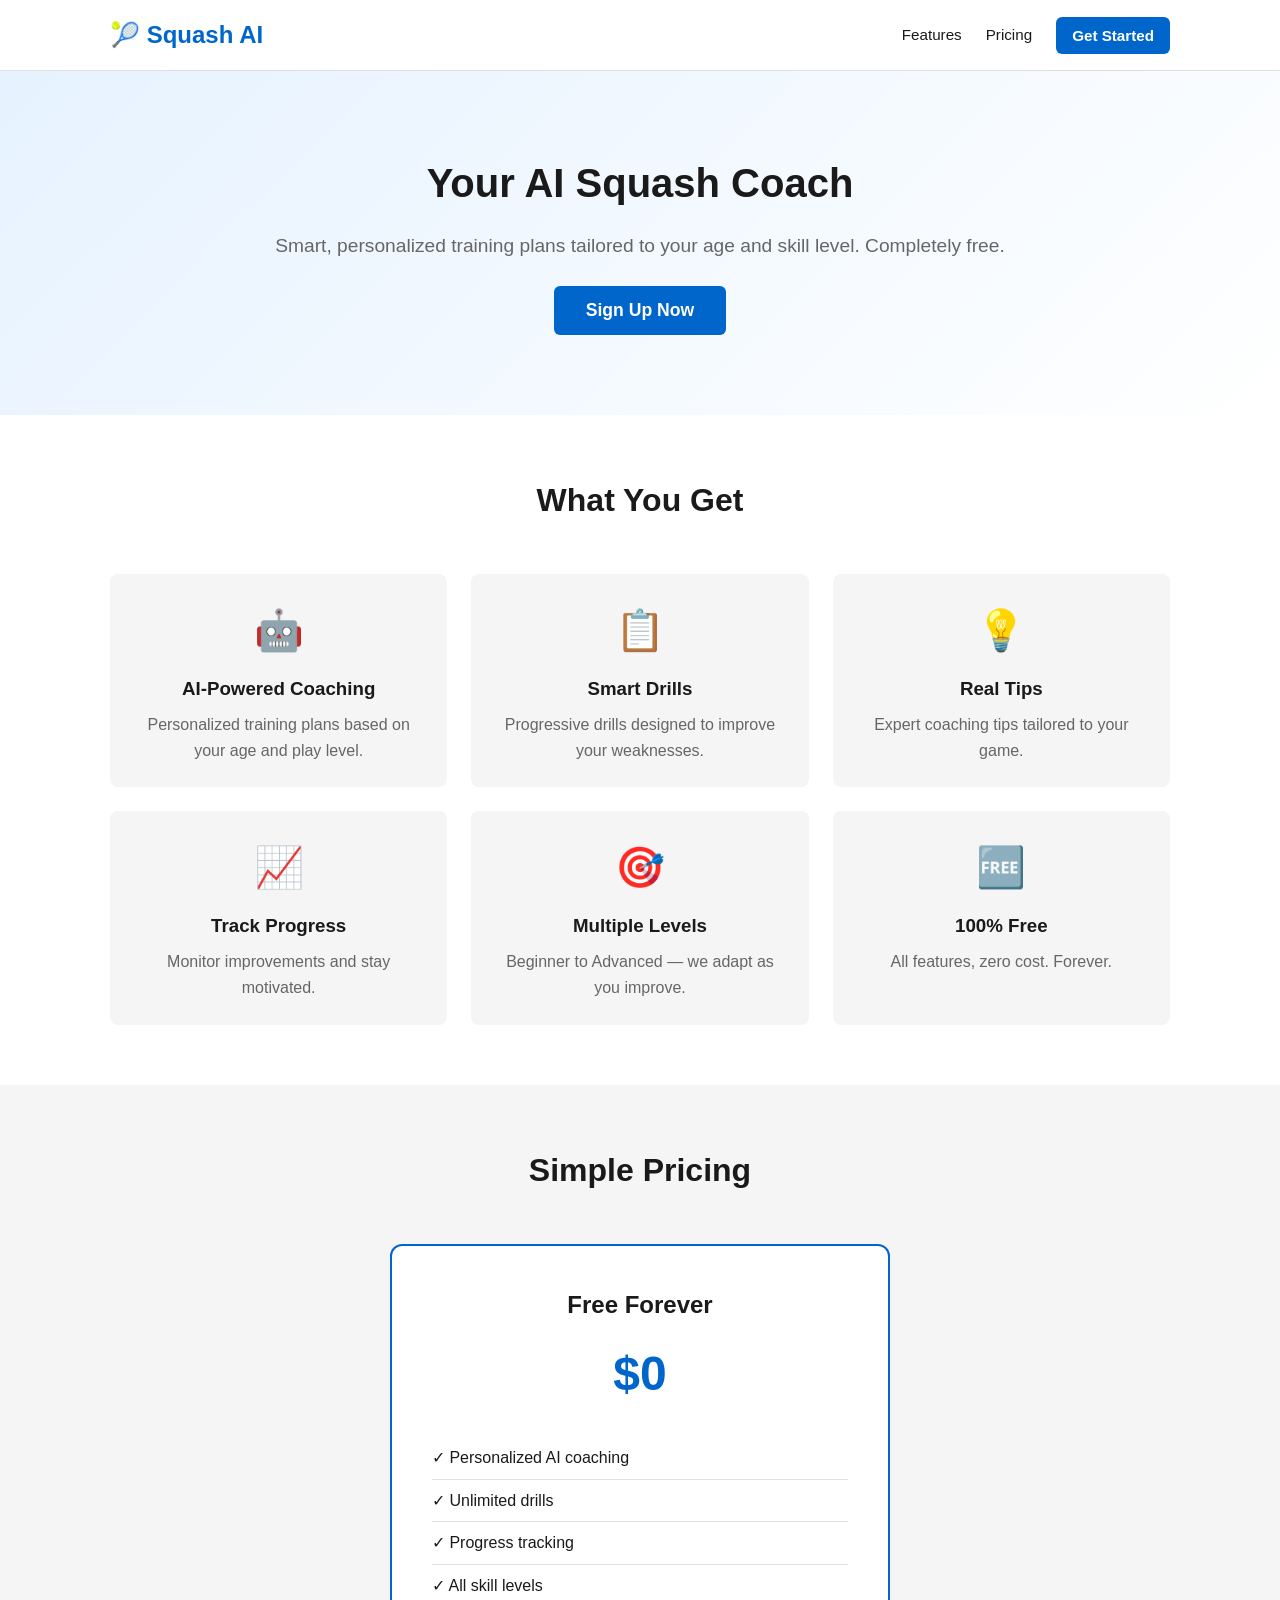
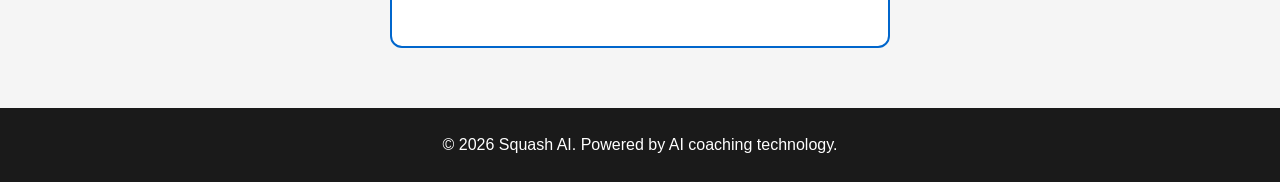
<file: index.html>
<!DOCTYPE html>
<html lang="en">
<head>
  <meta charset="utf-8" />
  <meta name="viewport" content="width=device-width, initial-scale=1" />
  <title>Squash AI - Smart Coaching, Completely Free</title>
  <link rel="stylesheet" href="styles.css" />
</head>
<body>
  <div class="home-page" id="home-page">
    <header class="navbar">
      <div class="container">
        <div class="brand">🎾 Squash AI</div>
        <nav>
          <a href="#" onclick="scrollToSection('features')">Features</a>
          <a href="#" onclick="scrollToSection('pricing')">Pricing</a>
          <button class="btn primary" onclick="goToAuth()">Get Started</button>
        </nav>
      </div>
    </header>

    <section class="hero">
      <div class="container">
        <h1>Your AI Squash Coach</h1>
        <p>Smart, personalized training plans tailored to your age and skill level. Completely free.</p>
        <button class="btn primary large" onclick="goToAuth()">Sign Up Now</button>
      </div>
    </section>

    <section class="features" id="features">
      <div class="container">
        <h2>What You Get</h2>
        <div class="feature-grid">
          <div class="feature-card">
            <div class="icon">🤖</div>
            <h3>AI-Powered Coaching</h3>
            <p>Personalized training plans based on your age and play level.</p>
          </div>
          <div class="feature-card">
            <div class="icon">📋</div>
            <h3>Smart Drills</h3>
            <p>Progressive drills designed to improve your weaknesses.</p>
          </div>
          <div class="feature-card">
            <div class="icon">💡</div>
            <h3>Real Tips</h3>
            <p>Expert coaching tips tailored to your game.</p>
          </div>
          <div class="feature-card">
            <div class="icon">📈</div>
            <h3>Track Progress</h3>
            <p>Monitor improvements and stay motivated.</p>
          </div>
          <div class="feature-card">
            <div class="icon">🎯</div>
            <h3>Multiple Levels</h3>
            <p>Beginner to Advanced — we adapt as you improve.</p>
          </div>
          <div class="feature-card">
            <div class="icon">🆓</div>
            <h3>100% Free</h3>
            <p>All features, zero cost. Forever.</p>
          </div>
        </div>
      </div>
    </section>

    <section class="pricing" id="pricing">
      <div class="container">
        <h2>Simple Pricing</h2>
        <div class="price-card">
          <h3>Free Forever</h3>
          <div class="price">$0</div>
          <ul>
            <li>✓ Personalized AI coaching</li>
            <li>✓ Unlimited drills</li>
            <li>✓ Progress tracking</li>
            <li>✓ All skill levels</li>
          </ul>
        </div>
      </div>
    </section>

    <footer class="footer">
      <div class="container">© 2026 Squash AI. Powered by AI coaching technology.</div>
    </footer>
  </div>

  <script src="app.js"></script>
</body>
</html>
</file>
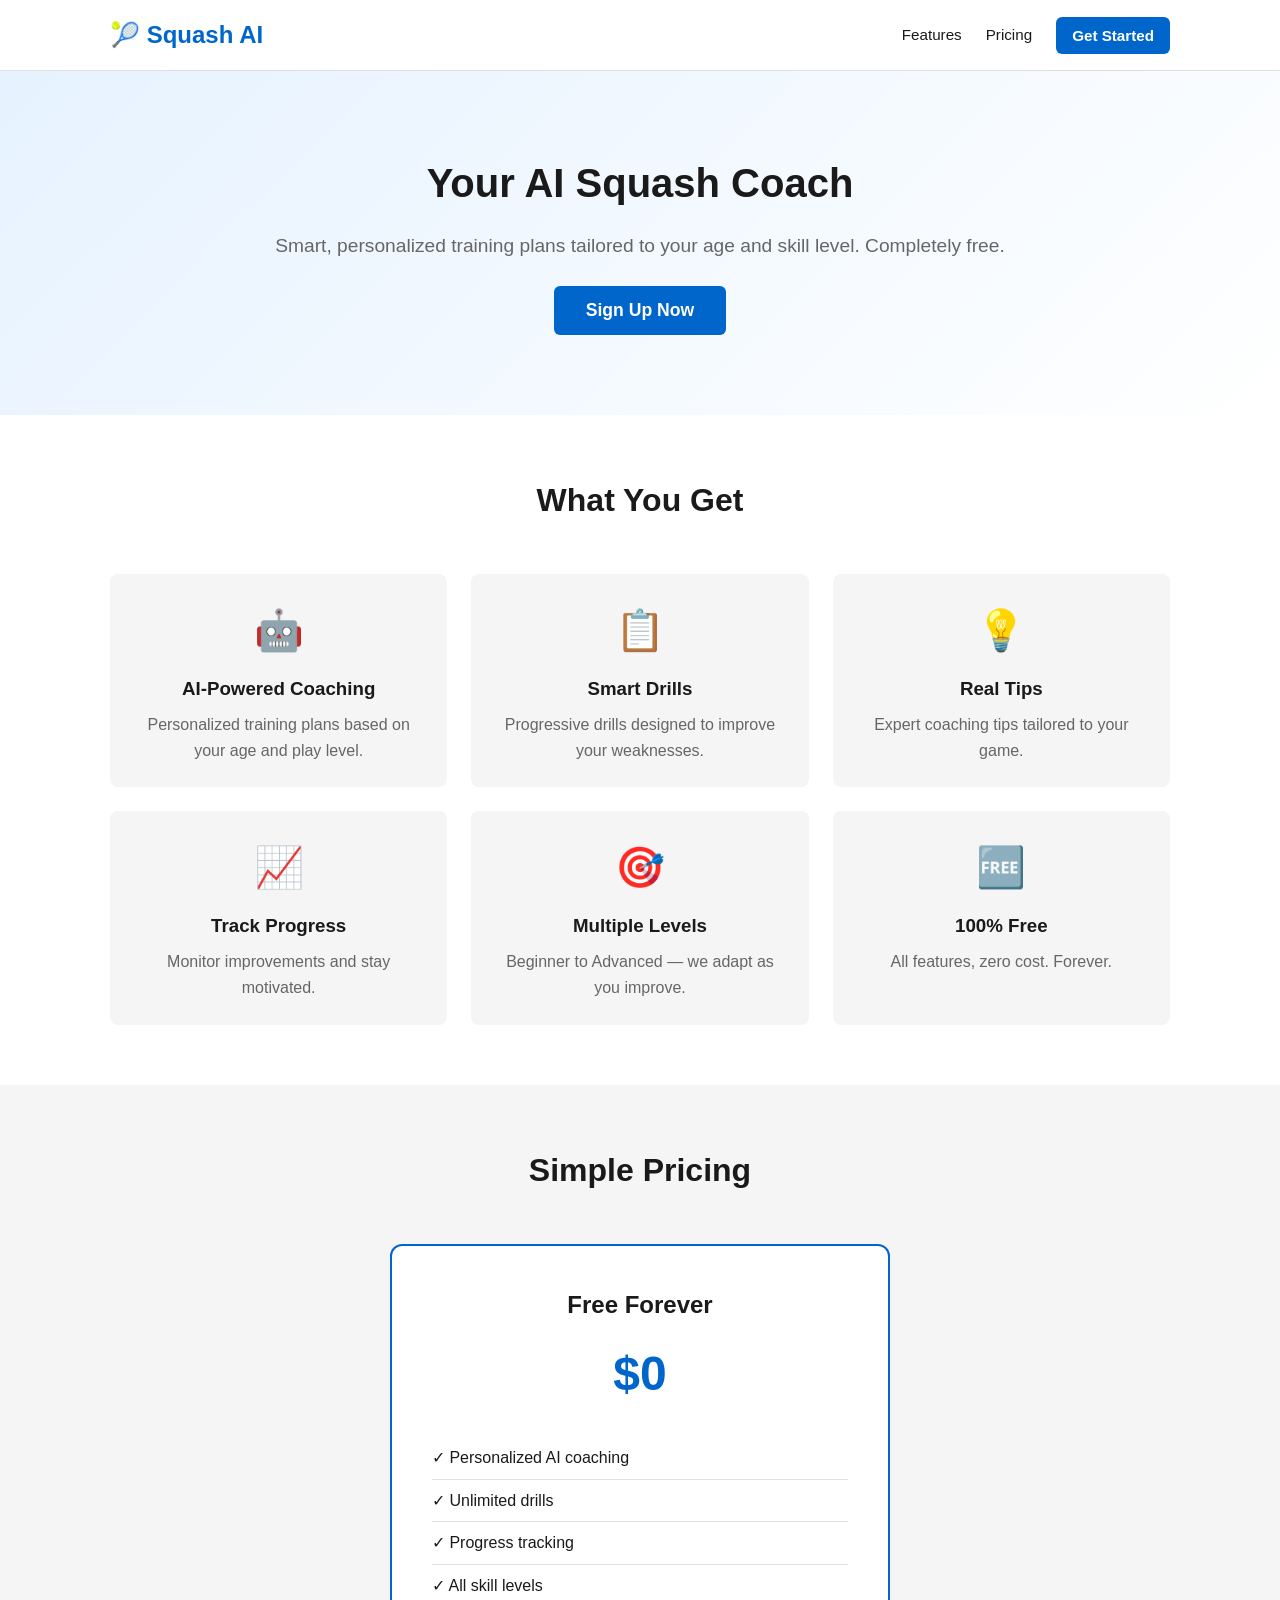
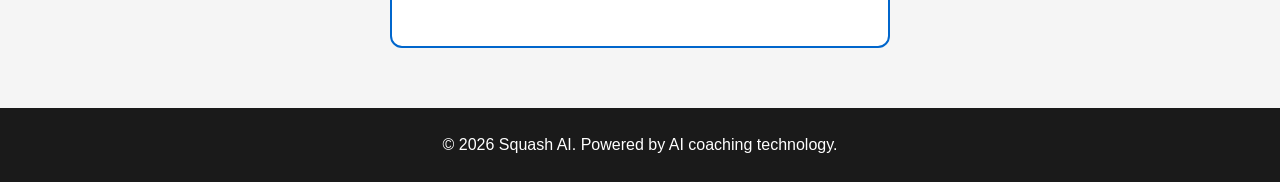
<file: dashboard.html>
<!DOCTYPE html>
<html lang="en">
<head>
  <meta charset="utf-8" />
  <meta name="viewport" content="width=device-width, initial-scale=1" />
  <title>Dashboard - Squash AI</title>
  <link rel="stylesheet" href="styles.css" />
</head>
<body>
  <div class="navbar">
    <div class="container">
      <div class="brand">🎾 Squash AI</div>
      <nav>
        <a href="dashboard.html">Dashboard</a>
        <a href="shot-analysis.html">Shot Analysis</a>
        <a href="progress.html">Progress</a>
        <a href="#" onclick="logout()">Logout</a>
      </nav>
    </div>
  </div>

  <div class="dashboard">
    <div class="container">
      <div class="dashboard-header">
        <div>
          <h1>Welcome, <span id="user-name">Player</span>!</h1>
        </div>
        <div class="user-info">
          <div id="level-info" style="font-weight: 600; margin-bottom: 4px;"></div>
          <div id="goal-info" style="font-size: 0.9rem;"></div>
        </div>
      </div>

      <div class="welcome-section">
        <h2>Your Personal AI Coach</h2>
        <p id="welcome-message"></p>
        <div class="level-badge" id="level-badge"></div>
      </div>

      <!-- Stats Section -->
      <div class="stats-grid">
        <div class="stat-card">
          <div class="stat-number" id="stat-sessions">0</div>
          <div class="stat-label">Sessions</div>
        </div>
        <div class="stat-card">
          <div class="stat-number" id="stat-streak">0</div>
          <div class="stat-label">Day Streak</div>
        </div>
        <div class="stat-card">
          <div class="stat-number" id="stat-drills">0</div>
          <div class="stat-label">Drills Logged</div>
        </div>
        <div class="stat-card">
          <div class="stat-number" id="stat-week">0</div>
          <div class="stat-label">This Week (min)</div>
        </div>
      </div>

      <h2 style="margin-top: 32px; margin-bottom: 24px;">Today's Recommendations</h2>

      <div class="recommendations">
        <!-- Drills Card with Log Button -->
        <div class="card">
          <h3>📋 Recommended Drills</h3>
          <p class="card-subtitle">Practice these to improve specific skills</p>
          <ul class="drill-list" id="drills-list"></ul>
          <div style="margin-top: 12px; display: flex; gap: 8px;">
            <button class="btn secondary" onclick="openSessionLogger()" style="flex: 1; padding: 10px;">
              Log Session
            </button>
            <button class="btn" onclick="viewProgressHistory()" style="flex: 1; padding: 10px;">
              History
            </button>
          </div>
        </div>

        <!-- Tips Card -->
        <div class="card">
          <h3>💡 Coaching Tips</h3>
          <p class="card-subtitle">Key focus areas for your level</p>
          <div id="tips-list"></div>
        </div>

        <!-- Progress Card with Real Data -->
        <div class="card">
          <h3>📈 Your Progress</h3>
          <p class="card-subtitle">Track your improvement</p>
          <div style="margin-top: 16px;">
            <div>
              <div style="font-weight: 600; margin-bottom: 4px;">Consistency <span id="consistency-pct" style="color: #0066cc; font-weight: 700;">0%</span></div>
              <div class="progress-bar">
                <div class="progress-fill" id="consistency-bar" style="width: 0%;"></div>
              </div>
              <div style="font-size: 0.85rem; color: #666; margin-top: 4px;"><span id="consistency-text">0 day streak</span></div>
            </div>
            <div style="margin-top: 16px;">
              <div style="font-weight: 600; margin-bottom: 4px;">Skill Improvement <span id="skill-pct" style="color: #0066cc; font-weight: 700;">0%</span></div>
              <div class="progress-bar">
                <div class="progress-fill" id="skill-bar" style="width: 0%;"></div>
              </div>
              <div style="font-size: 0.85rem; color: #666; margin-top: 4px;"><span id="skill-text">Rating: 5.0/10</span></div>
            </div>
          </div>
        </div>
      </div>

      <!-- Recent Sessions -->
      <h2 style="margin-top: 40px; margin-bottom: 24px;">Recent Sessions</h2>
      <div id="recent-sessions" style="display: grid; gap: 16px;"></div>
      <!-- Recent Sessions -->
      <h2 style="margin-top: 40px; margin-bottom: 24px;">Recent Sessions</h2>
      <div id="recent-sessions" style="display: grid; gap: 16px;"></div>

      <h2 style="margin-top: 40px; margin-bottom: 24px;">All Drills by Category</h2>
      <div class="recommendations" id="all-drills"></div>
    </div>
  </div>

  <!-- Session Logger Modal -->
  <div id="logger-modal" style="display: none; position: fixed; top: 0; left: 0; right: 0; bottom: 0; background: rgba(0,0,0,0.5); z-index: 1000; justify-content: center; align-items: center;">
    <div style="background: white; padding: 32px; border-radius: 12px; max-width: 500px; width: 90%; max-height: 90vh; overflow-y: auto;">
      <h2>Log Your Session</h2>
      <form id="session-form">
        <div class="form-group">
          <label for="session-duration">Duration (minutes)</label>
          <input type="number" id="session-duration" min="5" max="180" value="30" required />
        </div>
        <div class="form-group">
          <label for="session-intensity">Intensity</label>
          <select id="session-intensity" required>
            <option value="light">Light</option>
            <option value="moderate" selected>Moderate</option>
            <option value="intense">Intense</option>
          </select>
        </div>
        <div class="form-group">
          <label for="session-rating">How did you feel today? (1-10)</label>
          <input type="range" id="session-rating" min="1" max="10" value="5" style="width: 100%; cursor: pointer;" />
          <div style="text-align: center; margin-top: 8px; font-weight: 600; color: #0066cc;"><span id="rating-display">5</span>/10</div>
        </div>
        <div class="form-group">
          <label>Drills you completed</label>
          <div id="drills-checkboxes"></div>
        </div>
        <div class="form-group">
          <label for="session-notes">Notes</label>
          <textarea id="session-notes" placeholder="How did it feel? What can you improve?" style="width: 100%; padding: 8px; border: 1px solid #e0e0e0; border-radius: 6px; font-family: inherit; font-size: 0.95rem;"></textarea>
        </div>
        <div style="display: flex; gap: 12px; margin-top: 24px;">
          <button class="btn primary" style="flex: 1; padding: 12px;" type="submit">Save Session</button>
          <button class="btn" style="flex: 1; padding: 12px;" type="button" onclick="closeSessionLogger()">Cancel</button>
        </div>
      </form>
    </div>
  </div>

  <script src="app.js"></script>
  <script>
    const user = JSON.parse(localStorage.getItem('squash_user')) || {};

    if (!user.name) {
      window.location.href = 'index.html';
    }

    document.getElementById('user-name').textContent = user.name.split(' ')[0];
    document.getElementById('level-info').textContent =
      user.level.charAt(0).toUpperCase() + user.level.slice(1) + ' Player';
    document.getElementById('goal-info').textContent = `Goal: ${user.goal}`;
    document.getElementById('level-badge').textContent =
      `Age: ${user.age} | Level: ${user.level}`;

    // Initialize progress tracking
    initProgressData();
    updateProgressDisplay();

    // Generate AI recommendations based on level
    const recommendations = generateRecommendations(user.level, user.age);
    document.getElementById('welcome-message').textContent = recommendations.welcomeMessage;

    // Populate drills
    const drillsList = document.getElementById('drills-list');
    recommendations.todaysDrills.forEach(drill => {
      const li = document.createElement('li');
      li.className = 'drill-item';
      li.innerHTML = `<strong>${drill.name}</strong><br><span style="color: #666; font-size: 0.85rem;">${drill.description}</span>`;
      drillsList.appendChild(li);
    });

    // Populate drills checkboxes in logger
    const drillsCheckboxes = document.getElementById('drills-checkboxes');
    recommendations.todaysDrills.forEach(drill => {
      const label = document.createElement('label');
      label.style.display = 'flex';
      label.style.alignItems = 'center';
      label.style.marginBottom = '8px';
      label.style.cursor = 'pointer';
      label.innerHTML = `<input type="checkbox" value="${drill.name}" style="margin-right: 8px; cursor: pointer;" /> ${drill.name}`;
      drillsCheckboxes.appendChild(label);
    });

    // Rating slider
    document.getElementById('session-rating').addEventListener('input', (e) => {
      document.getElementById('rating-display').textContent = e.target.value;
    });

    // Populate tips
    const tipsList = document.getElementById('tips-list');
    recommendations.tips.forEach(tip => {
      const div = document.createElement('div');
      div.style.marginBottom = '12px';
      div.innerHTML = `
        <div class="tip-badge">💡 ${tip.category}</div>
        <p style="margin: 8px 0 0; font-size: 0.95rem;">${tip.message}</p>
      `;
      tipsList.appendChild(div);
    });

    // Populate all drills by category
    const allDrillsDiv = document.getElementById('all-drills');
    Object.entries(recommendations.allDrillsByCategory).forEach(([category, drills]) => {
      const card = document.createElement('div');
      card.className = 'card';
      card.innerHTML = `
        <h3>${category}</h3>
        <ul class="drill-list">
          ${drills.map(d => `<li class="drill-item"><strong>${d.name}</strong><br><span style="color: #666;">${d.description}</span></li>`).join('')}
        </ul>
      `;
      allDrillsDiv.appendChild(card);
    });

    // Session logger functions
    function openSessionLogger() {
      document.getElementById('logger-modal').style.display = 'flex';
      // Uncheck all drills
      document.querySelectorAll('#drills-checkboxes input[type="checkbox"]').forEach(cb => cb.checked = false);
      document.getElementById('session-duration').value = 30;
      document.getElementById('session-intensity').value = 'moderate';
      document.getElementById('session-rating').value = 5;
      document.getElementById('rating-display').textContent = 5;
      document.getElementById('session-notes').value = '';
    }

    function closeSessionLogger() {
      document.getElementById('logger-modal').style.display = 'none';
    }

    document.getElementById('session-form').addEventListener('submit', (e) => {
      e.preventDefault();
      const drillsCompleted = Array.from(document.querySelectorAll('#drills-checkboxes input[type="checkbox"]:checked')).map(cb => cb.value);
      const sessionData = {
        drillsCompleted,
        duration: parseInt(document.getElementById('session-duration').value),
        intensity: document.getElementById('session-intensity').value,
        skillRating: parseInt(document.getElementById('session-rating').value),
        notes: document.getElementById('session-notes').value
      };
      logSession(sessionData);
      closeSessionLogger();
      updateProgressDisplay();
      alert('Session logged! Great work! 💪');
    });

    function updateProgressDisplay() {
      const stats = getProgressStats();
      document.getElementById('stat-sessions').textContent = stats.totalSessions;
      document.getElementById('stat-streak').textContent = stats.consistencyStreak;
      document.getElementById('stat-drills').textContent = stats.drillsLogged;
      document.getElementById('stat-week').textContent = stats.totalMinutesThisWeek;

      const consistencyPct = getConsistencyPercentage();
      const skillPct = getSkillImprovementPercentage();
      
      document.getElementById('consistency-pct').textContent = Math.round(consistencyPct) + '%';
      document.getElementById('consistency-bar').style.width = consistencyPct + '%';
      document.getElementById('consistency-text').textContent = stats.consistencyStreak + ' day streak - Keep it up!';

      document.getElementById('skill-pct').textContent = Math.round(skillPct) + '%';
      document.getElementById('skill-bar').style.width = skillPct + '%';
      document.getElementById('skill-text').textContent = 'Rating: ' + stats.averageSkillRating + '/10';

      // Recent sessions
      const recentDiv = document.getElementById('recent-sessions');
      recentDiv.innerHTML = '';
      stats.recentSessions.forEach(session => {
        const card = document.createElement('div');
        card.className = 'card';
        const date = new Date(session.date).toLocaleDateString();
        card.innerHTML = `
          <div style="display: flex; justify-content: space-between; align-items: start;">
            <div>
              <div style="font-weight: 600;">${date}</div>
              <div class="card-subtitle">${session.duration} min • Intensity: ${session.intensity}</div>
              <div style="margin-top: 8px; color: #666; font-size: 0.9rem;">Drills: ${session.drillsCompleted.length > 0 ? session.drillsCompleted.join(', ') : 'None logged'}</div>
              ${session.notes ? `<div style="margin-top: 8px; font-style: italic; color: #666;">Note: ${session.notes}</div>` : ''}
            </div>
            <div style="text-align: right; font-weight: 700; color: #0066cc; font-size: 1.25rem;">${session.skillRating}/10</div>
          </div>
        `;
        recentDiv.appendChild(card);
      });
    }

    function viewProgressHistory() {
      window.location.href = 'progress.html';
    }

    function logout() {
      localStorage.removeItem('squash_user');
      window.location.href = 'index.html';
    }
  </script>
</body>
</html>
</file>
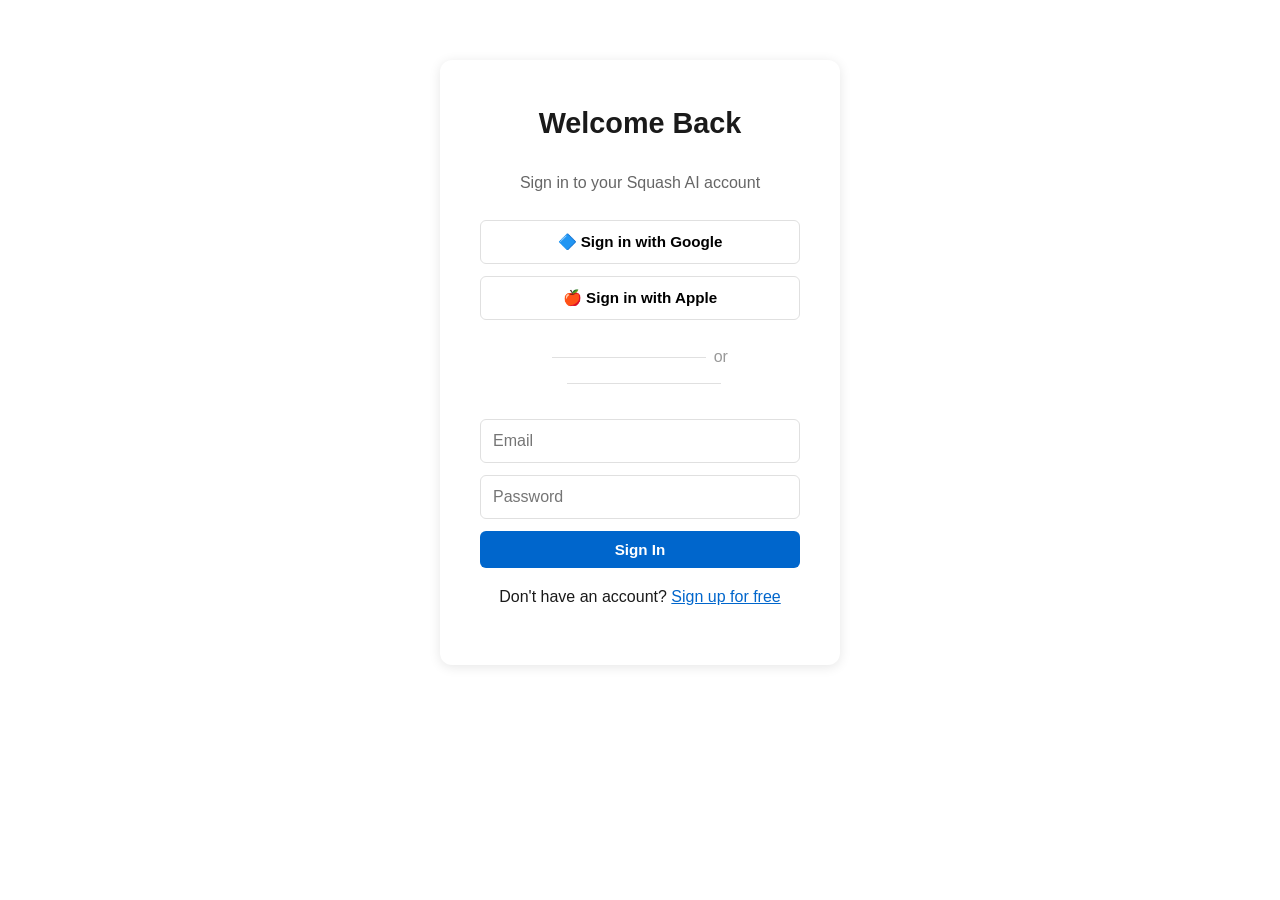
<file: login.html>
<!DOCTYPE html>
<html lang="en">
<head>
  <meta charset="utf-8" />
  <meta name="viewport" content="width=device-width, initial-scale=1" />
  <title>Sign In - Squash AI</title>
  <link rel="stylesheet" href="styles.css" />
</head>
<body>
  <div class="auth-container">
    <h1>Welcome Back</h1>
    <p style="text-align: center; color: #666;">Sign in to your Squash AI account</p>

    <div class="oauth-buttons">
      <button class="oauth-btn" onclick="loginWith('google')">
        🔷 Sign in with Google
      </button>
      <button class="oauth-btn" onclick="loginWith('apple')">
        🍎 Sign in with Apple
      </button>
    </div>

    <div class="divider">or</div>

    <form class="auth-form" id="login-form">
      <input type="email" placeholder="Email" id="email" required />
      <input type="password" placeholder="Password" id="password" required />
      <button class="btn primary" type="submit">Sign In</button>
    </form>

    <p style="text-align: center; margin-top: 16px;">
      Don't have an account? <a href="signup.html" style="color: var(--primary);">Sign up for free</a>
    </p>
  </div>

  <script>
    document.getElementById('login-form').addEventListener('submit', (e) => {
      e.preventDefault();
      // Simple demo login - in production, validate against backend
      const user = {
        email: document.getElementById('email').value,
        name: 'Test User',
        level: 'beginner',
        provider: 'email'
      };
      localStorage.setItem('squash_user', JSON.stringify(user));
      window.location.href = 'dashboard.html';
    });

    function loginWith(provider) {
      // Simulate OAuth login
      const user = {
        name: provider === 'google' ? 'Test User' : 'Apple User',
        email: `user+${provider}@example.com`,
        level: 'intermediate',
        provider: provider
      };
      localStorage.setItem('squash_user', JSON.stringify(user));
      window.location.href = 'dashboard.html';
    }
  </script>
</body>
</html>
</file>
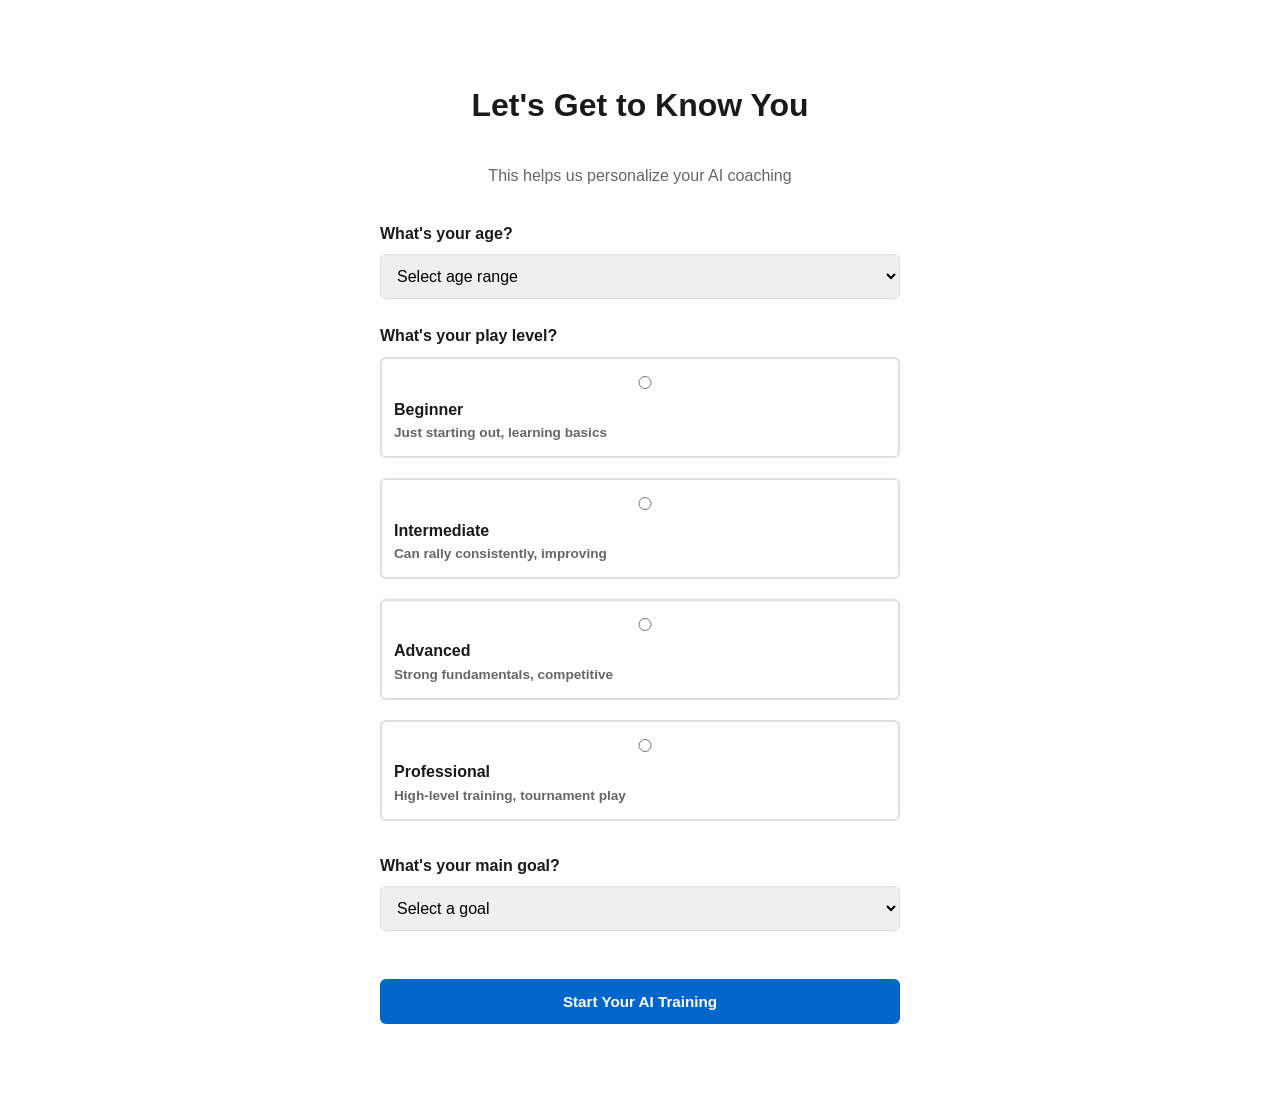
<file: profile-setup.html>
<!DOCTYPE html>
<html lang="en">
<head>
  <meta charset="utf-8" />
  <meta name="viewport" content="width=device-width, initial-scale=1" />
  <title>Set Up Your Profile - Squash AI</title>
  <link rel="stylesheet" href="styles.css" />
</head>
<body>
  <div class="profile-setup">
    <h1>Let's Get to Know You</h1>
    <p style="text-align: center; color: #666; margin-bottom: 32px;">
      This helps us personalize your AI coaching
    </p>

    <form id="profile-form">
      <div class="form-group">
        <label for="age">What's your age?</label>
        <select id="age" required>
          <option value="">Select age range</option>
          <option value="5-10">5-10 years</option>
          <option value="11-15">11-15 years</option>
          <option value="16-20">16-20 years</option>
          <option value="21-30">21-30 years</option>
          <option value="31-40">31-40 years</option>
          <option value="40+">40+ years</option>
        </select>
      </div>

      <div class="form-group">
        <label>What's your play level?</label>
        <div class="radio-group" id="level-group">
          <label class="radio-item">
            <input type="radio" name="level" value="beginner" required />
            <div>
              <div style="font-weight: 600;">Beginner</div>
              <div style="color: #666; font-size: 0.85rem;">Just starting out, learning basics</div>
            </div>
          </label>
          <label class="radio-item">
            <input type="radio" name="level" value="intermediate" />
            <div>
              <div style="font-weight: 600;">Intermediate</div>
              <div style="color: #666; font-size: 0.85rem;">Can rally consistently, improving</div>
            </div>
          </label>
          <label class="radio-item">
            <input type="radio" name="level" value="advanced" />
            <div>
              <div style="font-weight: 600;">Advanced</div>
              <div style="color: #666; font-size: 0.85rem;">Strong fundamentals, competitive</div>
            </div>
          </label>
          <label class="radio-item">
            <input type="radio" name="level" value="professional" />
            <div>
              <div style="font-weight: 600;">Professional</div>
              <div style="color: #666; font-size: 0.85rem;">High-level training, tournament play</div>
            </div>
          </label>
        </div>
      </div>

      <div class="form-group">
        <label for="goal">What's your main goal?</label>
        <select id="goal" required>
          <option value="">Select a goal</option>
          <option value="fitness">Get fit and active</option>
          <option value="improve">Improve my game</option>
          <option value="compete">Compete seriously</option>
          <option value="fun">Have fun</option>
        </select>
      </div>

      <button class="btn primary" style="width: 100%; padding: 14px; margin-top: 24px;" type="submit">
        Start Your AI Training
      </button>
    </form>
  </div>

  <script>
    // Add visual selection feedback
    document.querySelectorAll('.radio-item').forEach(item => {
      item.addEventListener('click', function () {
        document.querySelectorAll('.radio-item').forEach(i => i.classList.remove('selected'));
        this.classList.add('selected');
        this.querySelector('input[type="radio"]').checked = true;
      });
    });

    document.getElementById('profile-form').addEventListener('submit', (e) => {
      e.preventDefault();
      const user = JSON.parse(localStorage.getItem('squash_user'));
      user.age = document.getElementById('age').value;
      user.level = document.querySelector('input[name="level"]:checked').value;
      user.goal = document.getElementById('goal').value;
      user.createdAt = new Date().toISOString();
      localStorage.setItem('squash_user', JSON.stringify(user));
      window.location.href = 'dashboard.html';
    });
  </script>
</body>
</html>
</file>
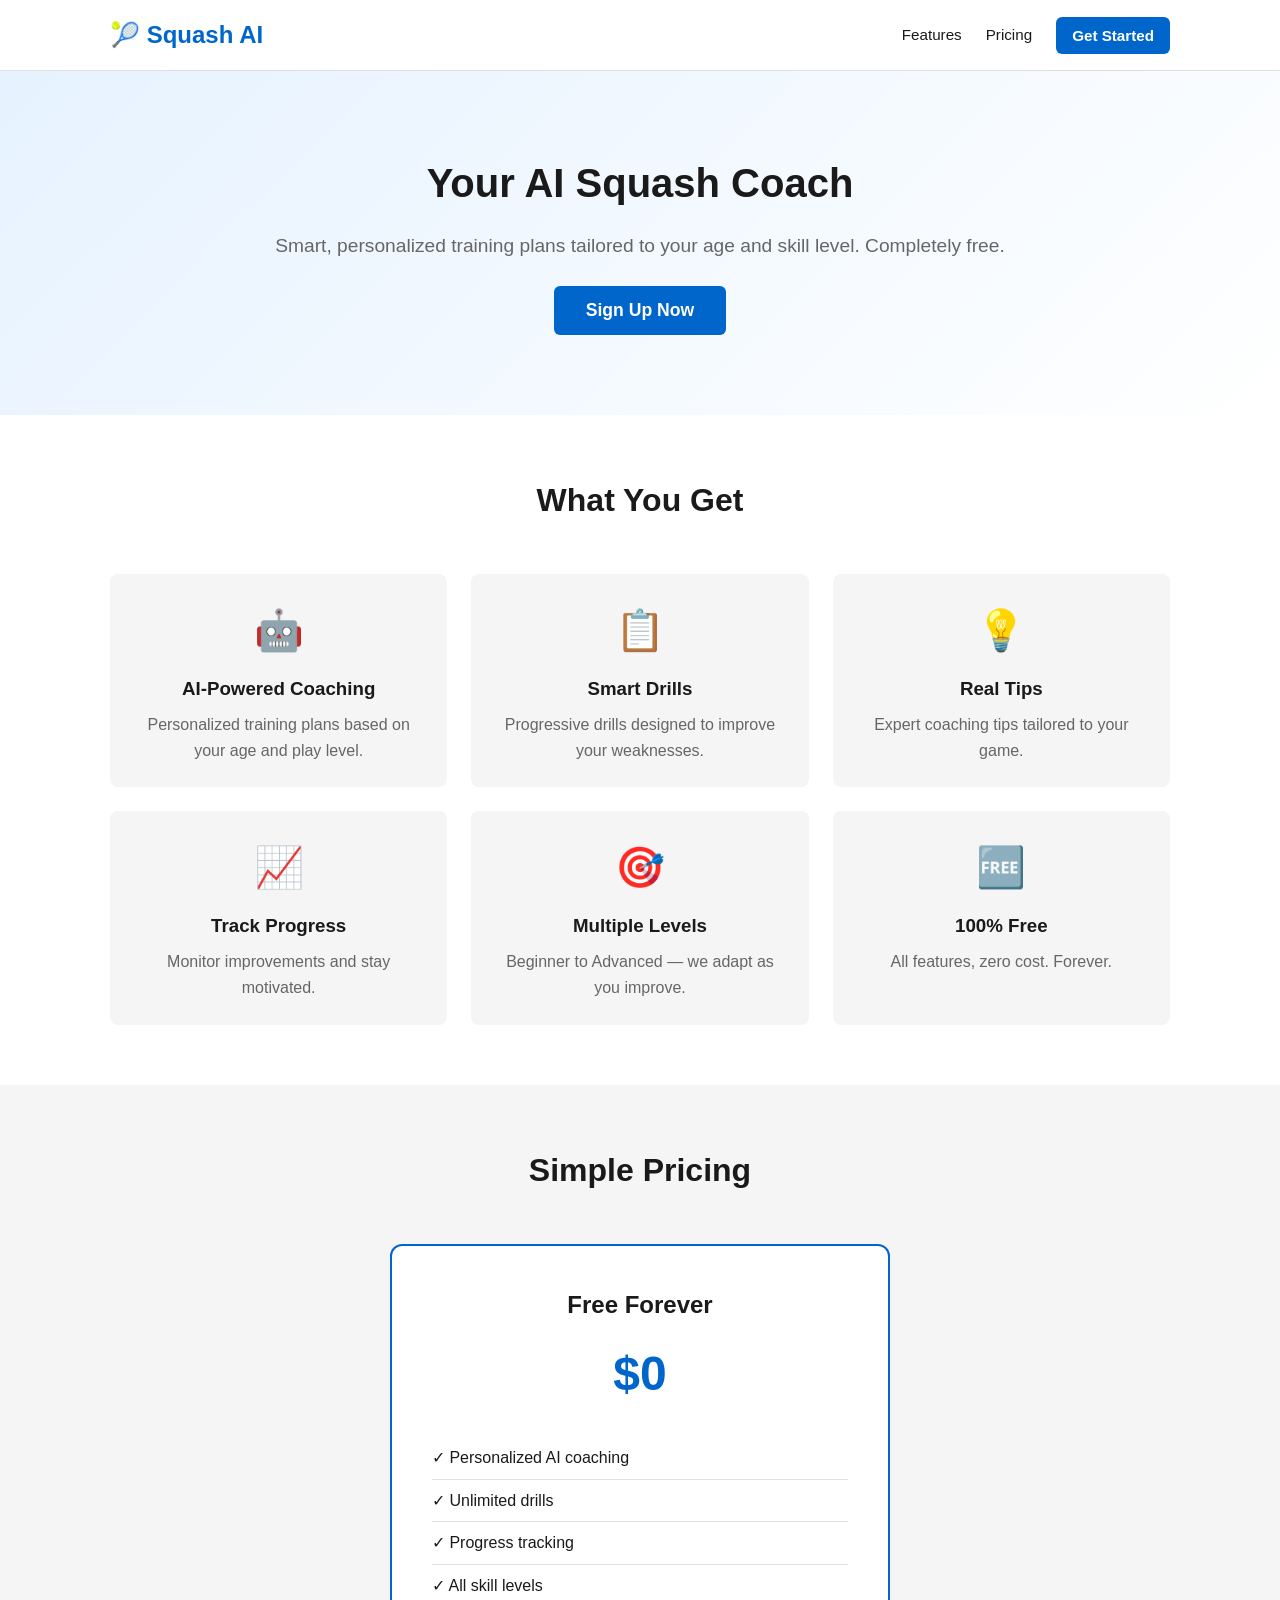
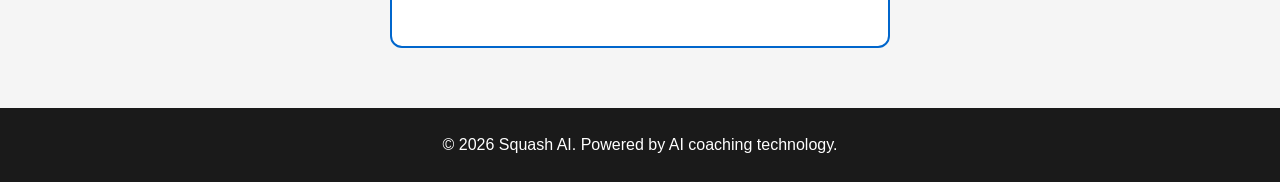
<file: progress.html>
<!DOCTYPE html>
<html lang="en">
<head>
  <meta charset="utf-8" />
  <meta name="viewport" content="width=device-width, initial-scale=1" />
  <title>Progress History - Squash AI</title>
  <link rel="stylesheet" href="styles.css" />
</head>
<body>
  <div class="navbar">
    <div class="container">
      <div class="brand">🎾 Squash AI</div>
      <nav>
        <a href="dashboard.html">Dashboard</a>
        <a href="progress.html">Progress</a>
        <a href="#" onclick="logout()">Logout</a>
      </nav>
    </div>
  </div>

  <div class="dashboard">
    <div class="container">
      <h1>Your Progress</h1>

      <div class="stats-grid" style="margin-bottom: 32px;">
        <div class="stat-card">
          <div class="stat-number" id="total-sessions">0</div>
          <div class="stat-label">Total Sessions</div>
        </div>
        <div class="stat-card">
          <div class="stat-number" id="total-minutes">0</div>
          <div class="stat-label">Minutes Practiced</div>
        </div>
        <div class="stat-card">
          <div class="stat-number" id="total-drills">0</div>
          <div class="stat-label">Drills Completed</div>
        </div>
        <div class="stat-card">
          <div class="stat-number" id="avg-rating">0</div>
          <div class="stat-label">Avg Rating</div>
        </div>
      </div>

      <h2 style="margin-top: 40px; margin-bottom: 24px;">Weekly Overview</h2>
      <div class="card" style="margin-bottom: 32px;">
        <canvas id="progress-chart" style="max-height: 300px;"></canvas>
        <p id="weekly-summary" style="margin-top: 16px; color: #666;"></p>
      </div>

      <h2 style="margin-top: 40px; margin-bottom: 24px;">All Sessions</h2>
      <div class="card">
        <div style="display: flex; gap: 12px; margin-bottom: 16px;">
          <input type="text" id="filter-search" placeholder="Search sessions..." style="flex: 1; padding: 8px; border: 1px solid #e0e0e0; border-radius: 6px;" />
          <select id="filter-intensity" style="padding: 8px; border: 1px solid #e0e0e0; border-radius: 6px;">
            <option value="">All Intensities</option>
            <option value="light">Light</option>
            <option value="moderate">Moderate</option>
            <option value="intense">Intense</option>
          </select>
        </div>
        <div id="sessions-list" style="display: grid; gap: 12px;"></div>
      </div>

      <h2 style="margin-top: 40px; margin-bottom: 24px;">Your Top Drills</h2>
      <div id="top-drills" style="display: grid; grid-template-columns: repeat(auto-fit, minmax(250px, 1fr)); gap: 16px;"></div>

      <div style="text-align: center; margin-top: 40px;">
        <a href="dashboard.html" class="btn primary" style="padding: 12px 24px;">Back to Dashboard</a>
      </div>
    </div>
  </div>

  <script src="app.js"></script>
  <script>
    const user = JSON.parse(localStorage.getItem('squash_user')) || {};

    if (!user.name) {
      window.location.href = 'index.html';
    }

    function logout() {
      localStorage.removeItem('squash_user');
      window.location.href = 'index.html';
    }

    // Load data
    const sessions = getSessions();
    const progress = getProgress();

    // Calculate totals
    const totalMinutes = sessions.reduce((sum, s) => sum + (s.duration || 0), 0);
    const avgRating = sessions.length > 0 
      ? (sessions.reduce((sum, s) => sum + (s.skillRating || 5), 0) / sessions.length).toFixed(1)
      : 0;

    document.getElementById('total-sessions').textContent = sessions.length;
    document.getElementById('total-minutes').textContent = totalMinutes;
    document.getElementById('total-drills').textContent = progress.totalDrillsLogged;
    document.getElementById('avg-rating').textContent = avgRating;

    // Weekly summary
    const lastWeek = sessions.filter(s => {
      const sessionDate = new Date(s.date);
      const weekAgo = new Date(Date.now() - 7 * 24 * 60 * 60 * 1000);
      return sessionDate >= weekAgo;
    });

    const weeklyMinutes = lastWeek.reduce((sum, s) => sum + (s.duration || 0), 0);
    const weeklySummary = `You've had <strong>${lastWeek.length} sessions</strong> this week, logging <strong>${weeklyMinutes} minutes</strong> of practice.${lastWeek.length >= 5 ? ' Excellent consistency! 🔥' : lastWeek.length >= 3 ? ' Great job staying consistent! 💪' : ' Keep building the habit! 🎯'}`;
    document.getElementById('weekly-summary').innerHTML = weeklySummary;

    // Sessions list
    const sessionsList = document.getElementById('sessions-list');
    const filteredSessions = sessions
      .filter(s => {
        const intensity = document.getElementById('filter-intensity').value;
        return !intensity || s.intensity === intensity;
      })
      .sort((a, b) => new Date(b.date) - new Date(a.date));

    function renderSessions() {
      const filtered = sessions
        .filter(s => {
          const intensity = document.getElementById('filter-intensity').value;
          return !intensity || s.intensity === intensity;
        })
        .sort((a, b) => new Date(b.date) - new Date(a.date));

      sessionsList.innerHTML = '';
      if (filtered.length === 0) {
        sessionsList.innerHTML = '<p style="color: #999;">No sessions found.</p>';
        return;
      }

      filtered.forEach(session => {
        const date = new Date(session.date);
        const dateStr = date.toLocaleDateString('en-US', { weekday: 'short', month: 'short', day: 'numeric' });
        const timeStr = date.toLocaleTimeString('en-US', { hour: 'numeric', minute: '2-digit' });
        
        const div = document.createElement('div');
        div.style.padding = '16px';
        div.style.border = '1px solid #e0e0e0';
        div.style.borderRadius = '8px';
        div.style.display = 'flex';
        div.style.justifyContent = 'space-between';
        div.style.alignItems = 'start';

        const intensityColor = {
          light: '#ffc107',
          moderate: '#0066cc',
          intense: '#d32f2f'
        }[session.intensity] || '#0066cc';

        div.innerHTML = `
          <div>
            <div style="font-weight: 600;">${dateStr} at ${timeStr}</div>
            <div style="color: #666; font-size: 0.9rem; margin-top: 4px;">
              ${session.duration} min • <span style="color: ${intensityColor}; font-weight: 600;">${session.intensity.charAt(0).toUpperCase() + session.intensity.slice(1)}</span>
            </div>
            ${session.drillsCompleted && session.drillsCompleted.length > 0 ? `
              <div style="margin-top: 8px; font-size: 0.85rem; color: #666;">
                Drills: ${session.drillsCompleted.join(', ')}
              </div>
            ` : ''}
            ${session.notes ? `<div style="margin-top: 8px; font-style: italic; color: #666; font-size: 0.9rem;">Note: ${session.notes}</div>` : ''}
          </div>
          <div style="text-align: right;">
            <div style="font-weight: 700; color: ${intensityColor}; font-size: 1.25rem;">${session.skillRating}/10</div>
          </div>
        `;
        sessionsList.appendChild(div);
      });
    }

    renderSessions();

    // Filter listeners
    document.getElementById('filter-intensity').addEventListener('change', renderSessions);
    document.getElementById('filter-search').addEventListener('input', (e) => {
      const search = e.target.value.toLowerCase();
      // Could filter by drill name or notes here
      renderSessions();
    });

    // Top drills
    const topDrillsDiv = document.getElementById('top-drills');
    const drillCounts = {};
    sessions.forEach(s => {
      if (s.drillsCompleted) {
        s.drillsCompleted.forEach(d => {
          drillCounts[d] = (drillCounts[d] || 0) + 1;
        });
      }
    });

    const sortedDrills = Object.entries(drillCounts)
      .sort((a, b) => b[1] - a[1])
      .slice(0, 6);

    if (sortedDrills.length === 0) {
      topDrillsDiv.innerHTML = '<p style="color: #999;">Log some sessions to see your top drills!</p>';
    } else {
      sortedDrills.forEach(([drill, count]) => {
        const card = document.createElement('div');
        card.className = 'card';
        card.innerHTML = `
          <h3 style="margin-top: 0;">${drill}</h3>
          <div style="font-weight: 700; color: #0066cc; font-size: 1.5rem;">${count}</div>
          <div style="color: #666; font-size: 0.9rem;">times completed</div>
        `;
        topDrillsDiv.appendChild(card);
      });
    }
  </script>
</body>
</html>
</file>
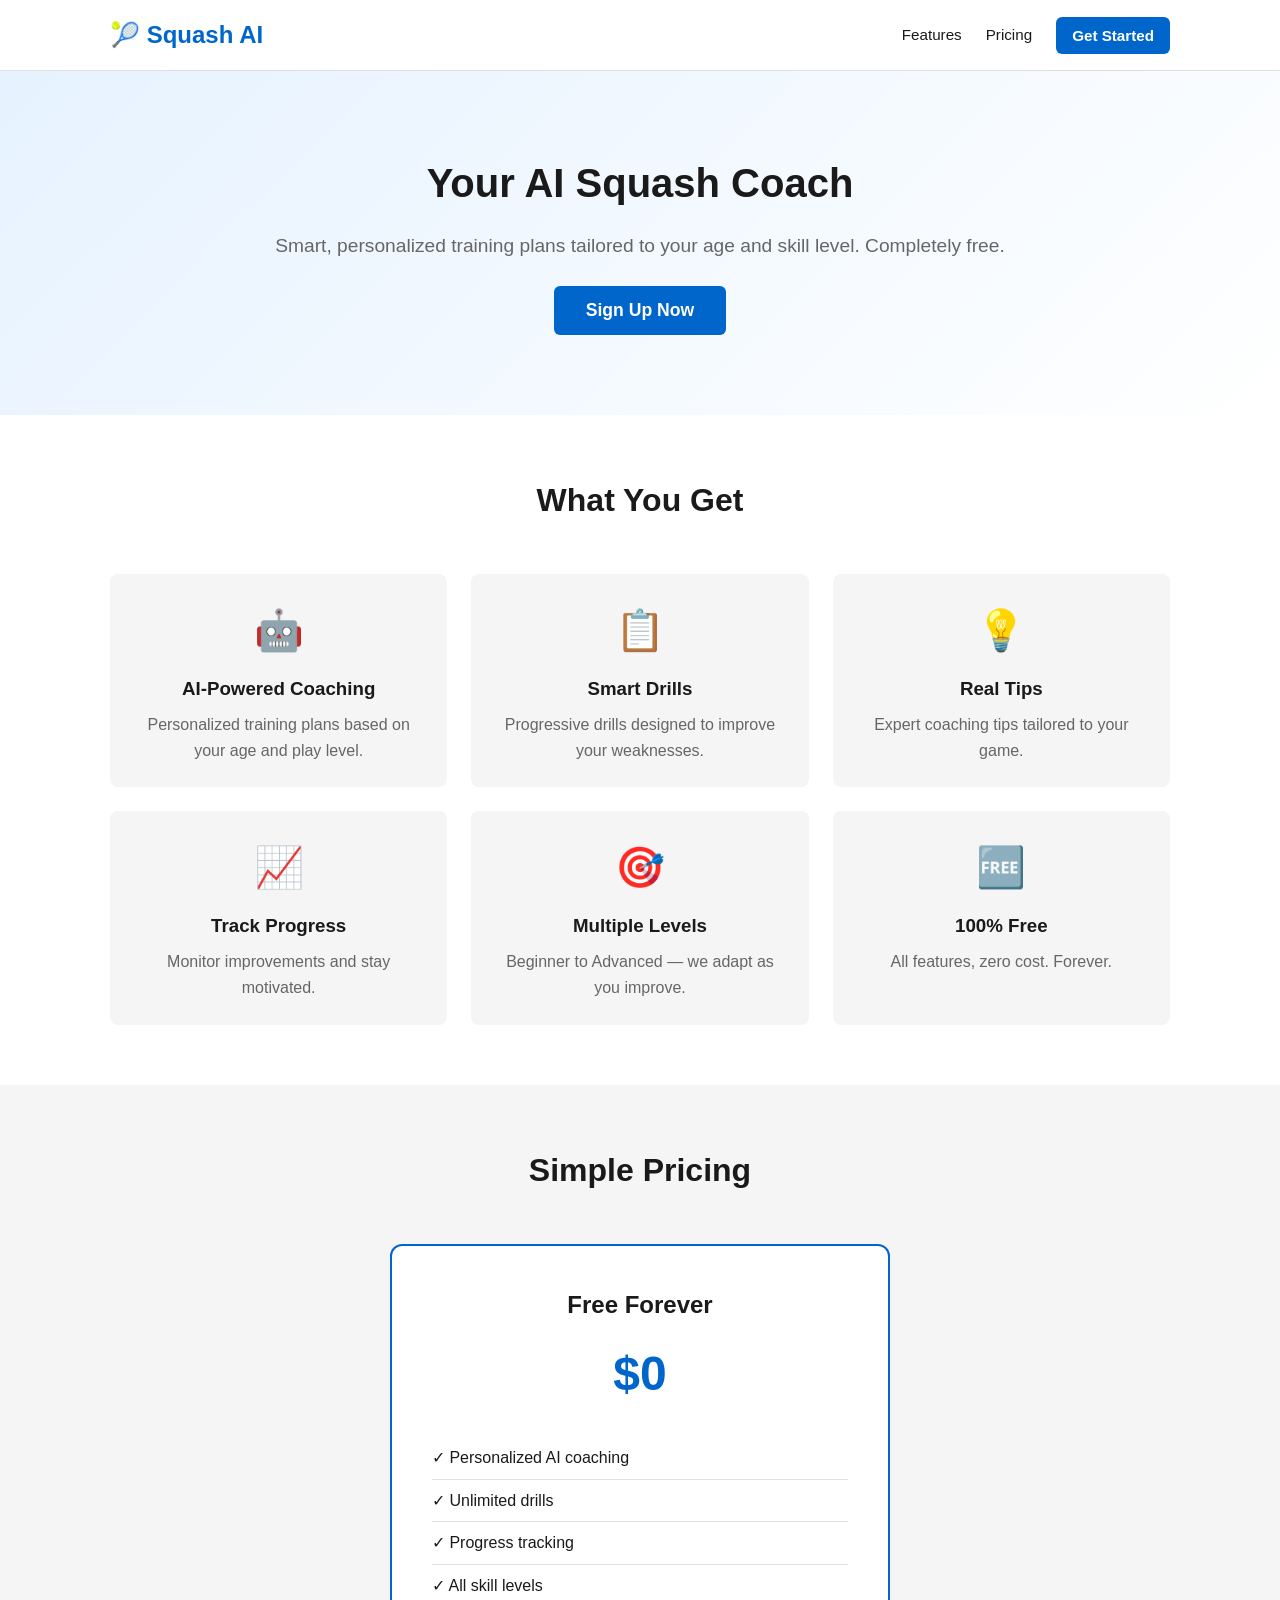
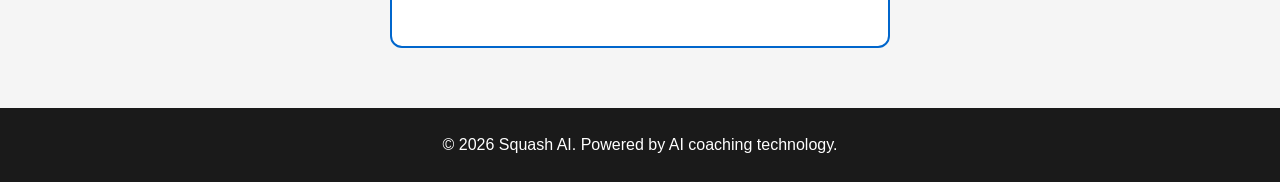
<file: shot-analysis.html>
<!DOCTYPE html>
<html lang="en">
<head>
  <meta charset="utf-8" />
  <meta name="viewport" content="width=device-width, initial-scale=1" />
  <title>Shot Analysis - Squash AI</title>
  <link rel="stylesheet" href="styles.css" />
</head>
<body>
  <div class="navbar">
    <div class="container">
      <div class="brand">🎾 Squash AI</div>
      <nav>
        <a href="dashboard.html">Dashboard</a>
        <a href="shot-analysis.html">Shot Analysis</a>
        <a href="progress.html">Progress</a>
        <a href="#" onclick="logout()">Logout</a>
      </nav>
    </div>
  </div>

  <div class="dashboard">
    <div class="container">
      <h1>Shot & Movement Analysis</h1>
      <p style="color: #666; margin-bottom: 32px;">Track your shots and get real-time recommendations</p>

      <!-- Log Shot/Movement Section -->
      <div style="display: grid; grid-template-columns: repeat(auto-fit, minmax(300px, 1fr)); gap: 24px; margin-bottom: 32px;">
        <div class="card">
          <h3>Log a Shot</h3>
          <form id="shot-form">
            <div class="form-group">
              <label for="shot-type">Shot Type</label>
              <select id="shot-type" required>
                <option value="">Select shot</option>
                <option value="straight">Straight (down wall)</option>
                <option value="cross_court">Cross Court (diagonal)</option>
                <option value="boast">Boast (wall behind)</option>
                <option value="drop">Drop (soft short)</option>
                <option value="volley">Volley</option>
                <option value="lob">Lob (high)</option>
                <option value="serve">Serve</option>
              </select>
            </div>

            <div class="form-group">
              <label for="shot-zone">Your Position</label>
              <select id="shot-zone" required>
                <option value="back_left">Back Left</option>
                <option value="back_center" selected>Back Center</option>
                <option value="back_right">Back Right</option>
                <option value="mid_left">Mid Left</option>
                <option value="mid_center">Mid Center</option>
                <option value="mid_right">Mid Right</option>
                <option value="front_left">Front Left</option>
                <option value="front_center">Front Center</option>
                <option value="front_right">Front Right</option>
              </select>
            </div>

            <div class="form-group">
              <label for="shot-intensity">Intensity</label>
              <select id="shot-intensity" required>
                <option value="soft">Soft</option>
                <option value="medium" selected>Medium</option>
                <option value="aggressive">Aggressive</option>
              </select>
            </div>

            <div class="form-group">
              <label>
                <input type="checkbox" id="shot-success" checked /> Ball In Court
              </label>
            </div>

            <div class="form-group">
              <label>
                <input type="checkbox" id="shot-winner" /> Opponent Missed (Winner)
              </label>
            </div>

            <button class="btn primary" style="width: 100%; padding: 10px;" type="submit">Log Shot</button>
          </form>
        </div>

        <div class="card">
          <h3>Log Movement</h3>
          <form id="movement-form">
            <div class="form-group">
              <label for="move-from">Moved From</label>
              <select id="move-from" required>
                <option value="mid_center" selected>Mid Center (T)</option>
                <option value="back_left">Back Left</option>
                <option value="back_center">Back Center</option>
                <option value="back_right">Back Right</option>
                <option value="mid_left">Mid Left</option>
                <option value="mid_right">Mid Right</option>
                <option value="front_left">Front Left</option>
                <option value="front_center">Front Center</option>
                <option value="front_right">Front Right</option>
              </select>
            </div>

            <div class="form-group">
              <label for="move-to">Moved To</label>
              <select id="move-to" required>
                <option value="back_left">Back Left</option>
                <option value="back_center">Back Center</option>
                <option value="back_right">Back Right</option>
                <option value="mid_left">Mid Left</option>
                <option value="mid_center" selected>Mid Center (T)</option>
                <option value="mid_right">Mid Right</option>
                <option value="front_left">Front Left</option>
                <option value="front_center">Front Center</option>
                <option value="front_right">Front Right</option>
              </select>
            </div>

            <div class="form-group">
              <label for="move-speed">Speed</label>
              <select id="move-speed" required>
                <option value="slow">Slow</option>
                <option value="medium" selected>Medium</option>
                <option value="fast">Fast</option>
                <option value="explosive">Explosive</option>
              </select>
            </div>

            <div class="form-group">
              <label for="move-reaction">Reaction Time (sec)</label>
              <input type="number" id="move-reaction" min="0.1" max="2" step="0.1" value="0.3" required />
            </div>

            <button class="btn primary" style="width: 100%; padding: 10px;" type="submit">Log Movement</button>
          </form>
        </div>
      </div>

      <!-- Get Recommendation Section -->
      <div style="display: grid; grid-template-columns: repeat(auto-fit, minmax(300px, 1fr)); gap: 24px; margin-bottom: 32px;">
        <div class="card">
          <h3>Next Shot Recommendation</h3>
          <p class="card-subtitle">Get AI recommendation for current situation</p>
          <div class="form-group">
            <label for="rec-current-zone">Your Current Position</label>
            <select id="rec-current-zone">
              <option value="back_center" selected>Back Center</option>
              <option value="mid_center">Mid Center</option>
              <option value="front_center">Front Center</option>
              <option value="mid_left">Mid Left</option>
              <option value="mid_right">Mid Right</option>
            </select>
          </div>
          <div class="form-group">
            <label for="rec-opp-zone">Opponent Position</label>
            <select id="rec-opp-zone">
              <option value="back_center">Back Center</option>
              <option value="mid_center" selected>Mid Center</option>
              <option value="front_center">Front Center</option>
            </select>
          </div>
          <button class="btn secondary" style="width: 100%; padding: 10px;" onclick="getRecommendation()">Get Recommendation</button>
          <div id="rec-result" style="margin-top: 16px; display: none;"></div>
        </div>

        <div class="card">
          <h3>Movement Recommendation</h3>
          <p class="card-subtitle">Get movement tips after your shot</p>
          <div class="form-group">
            <label for="move-rec-zone">Your Position</label>
            <select id="move-rec-zone">
              <option value="back_center" selected>Back Center</option>
              <option value="mid_center">Mid Center</option>
              <option value="front_center">Front Center</option>
            </select>
          </div>
          <div class="form-group">
            <label for="move-rec-shot">Shot Played</label>
            <select id="move-rec-shot">
              <option value="straight" selected>Straight</option>
              <option value="cross_court">Cross Court</option>
              <option value="boast">Boast</option>
              <option value="drop">Drop</option>
            </select>
          </div>
          <button class="btn secondary" style="width: 100%; padding: 10px;" onclick="getMovementRec()">Get Movement Tips</button>
          <div id="move-rec-result" style="margin-top: 16px; display: none;"></div>
        </div>
      </div>

      <!-- Analysis Results Section -->
      <h2 style="margin-top: 40px; margin-bottom: 24px;">Your Shot Analysis</h2>
      <div id="shot-analysis" style="display: grid; gap: 16px;"></div>

      <h2 style="margin-top: 40px; margin-bottom: 24px;">Your Movement Analysis</h2>
      <div id="movement-analysis" style="display: grid; gap: 16px;"></div>

      <div style="text-align: center; margin-top: 40px;">
        <a href="dashboard.html" class="btn primary" style="padding: 12px 24px;">Back to Dashboard</a>
      </div>
    </div>
  </div>

  <script src="app.js"></script>
  <script>
    const user = JSON.parse(localStorage.getItem('squash_user')) || {};
    const API_URL = 'http://localhost:5000/api';

    if (!user.name) {
      window.location.href = 'index.html';
    }

    // Log Shot
    document.getElementById('shot-form').addEventListener('submit', async (e) => {
      e.preventDefault();
      const shotData = {
        shot_type: document.getElementById('shot-type').value,
        court_zone: document.getElementById('shot-zone').value,
        target_zone: 'back_left', // Could enhance this
        intensity: document.getElementById('shot-intensity').value,
        success: document.getElementById('shot-success').checked,
        winner: document.getElementById('shot-winner').checked,
        rating: 7
      };

      try {
        // Try API first
        const response = await fetch(`${API_URL}/users/${user.id}/shots`, {
          method: 'POST',
          headers: { 'Content-Type': 'application/json' },
          body: JSON.stringify(shotData)
        });

        if (response.ok) {
          alert('Shot logged!');
          document.getElementById('shot-form').reset();
          loadAnalysis();
        }
      } catch (e) {
        // Fallback to localStorage
        alert('Shot logged locally! (API not available)');
        document.getElementById('shot-form').reset();
      }
    });

    // Log Movement
    document.getElementById('movement-form').addEventListener('submit', async (e) => {
      e.preventDefault();
      const moveData = {
        from_zone: document.getElementById('move-from').value,
        to_zone: document.getElementById('move-to').value,
        speed: document.getElementById('move-speed').value,
        reaction_time: parseFloat(document.getElementById('move-reaction').value),
        efficiency: 0.75
      };

      try {
        const response = await fetch(`${API_URL}/users/${user.id}/movements`, {
          method: 'POST',
          headers: { 'Content-Type': 'application/json' },
          body: JSON.stringify(moveData)
        });

        if (response.ok) {
          alert('Movement logged!');
          document.getElementById('movement-form').reset();
          loadAnalysis();
        }
      } catch (e) {
        alert('Movement logged locally! (API not available)');
        document.getElementById('movement-form').reset();
      }
    });

    // Get Shot Recommendation
    async function getRecommendation() {
      const recData = {
        current_zone: document.getElementById('rec-current-zone').value,
        opponent_zone: document.getElementById('rec-opp-zone').value
      };

      try {
        const response = await fetch(`${API_URL}/users/${user.id}/shot-recommendation`, {
          method: 'POST',
          headers: { 'Content-Type': 'application/json' },
          body: JSON.stringify(recData)
        });

        if (response.ok) {
          const rec = await response.json();
          displayShotRecommendation(rec);
        }
      } catch (e) {
        alert('API not available. Make sure Python server is running on localhost:5000');
      }
    }

    // Get Movement Recommendation
    async function getMovementRec() {
      const moveData = {
        current_zone: document.getElementById('move-rec-zone').value,
        shot_played: document.getElementById('move-rec-shot').value
      };

      try {
        const response = await fetch(`${API_URL}/users/${user.id}/movement-recommendation`, {
          method: 'POST',
          headers: { 'Content-Type': 'application/json' },
          body: JSON.stringify(moveData)
        });

        if (response.ok) {
          const rec = await response.json();
          displayMovementRecommendation(rec);
        }
      } catch (e) {
        alert('API not available. Make sure Python server is running on localhost:5000');
      }
    }

    function displayShotRecommendation(rec) {
      const div = document.getElementById('rec-result');
      let html = `
        <div style="background: #e6f2ff; padding: 12px; border-radius: 6px; border-left: 4px solid #0066cc;">
          <div style="font-weight: 600; margin-bottom: 8px;">💡 ${rec.reasoning}</div>
      `;

      if (rec.recommended_shots && rec.recommended_shots.length > 0) {
        html += '<div style="margin-top: 12px;"><strong>Top Options:</strong><ul style="margin: 8px 0; padding-left: 20px;">';
        rec.recommended_shots.forEach(shot => {
          const conf = Math.round((shot.confidence || 0) * 100);
          html += `<li>${shot.shot} - ${shot.desc}<br><span style="color: #666; font-size: 0.85rem;">Success rate: ${conf}%</span></li>`;
        });
        html += '</ul></div>';
      }

      html += '</div>';
      div.innerHTML = html;
      div.style.display = 'block';
    }

    function displayMovementRecommendation(rec) {
      const div = document.getElementById('move-rec-result');
      let html = `
        <div style="background: #e6f7e6; padding: 12px; border-radius: 6px; border-left: 4px solid #00a651;">
          <div style="font-weight: 600; margin-bottom: 8px;">🏃 Movement Tips</div>
      `;

      if (rec.movements && rec.movements.length > 0) {
        html += '<ul style="margin: 8px 0; padding-left: 20px;">';
        rec.movements.forEach(move => {
          html += `<li><strong>${move.move_to}:</strong> ${move.reason}</li>`;
        });
        html += '</ul>';
      }

      if (rec.efficiency_tips && rec.efficiency_tips.length > 0) {
        html += '<div style="margin-top: 12px;"><strong>Efficiency Tips:</strong><ul style="margin: 8px 0; padding-left: 20px;">';
        rec.efficiency_tips.forEach(tip => {
          html += `<li>${tip}</li>`;
        });
        html += '</ul></div>';
      }

      html += '</div>';
      div.innerHTML = html;
      div.style.display = 'block';
    }

    async function loadAnalysis() {
      // Load shot analysis
      try {
        const shotRes = await fetch(`${API_URL}/users/${user.id}/shot-analysis`);
        if (shotRes.ok) {
          const shotAnalysis = await shotRes.json();
          displayShotAnalysis(shotAnalysis);
        }
      } catch (e) {}

      // Load movement analysis
      try {
        const moveRes = await fetch(`${API_URL}/users/${user.id}/movement-analysis`);
        if (moveRes.ok) {
          const moveAnalysis = await moveRes.json();
          displayMovementAnalysis(moveAnalysis);
        }
      } catch (e) {}
    }

    function displayShotAnalysis(analysis) {
      const div = document.getElementById('shot-analysis');
      let html = '';

      // Shot Distribution
      if (Object.keys(analysis.shot_distribution || {}).length > 0) {
        html += '<div class="card"><h3>Shot Distribution</h3>';
        for (const [shot, pct] of Object.entries(analysis.shot_distribution)) {
          html += `<div style="margin-bottom: 12px;"><strong>${shot}</strong><br><div class="progress-bar"><div class="progress-fill" style="width: ${pct}%;"></div></div><div style="font-size: 0.85rem; color: #666;">${Math.round(pct)}%</div></div>`;
        }
        html += '</div>';
      }

      // Success Rates
      if (Object.keys(analysis.success_rates || {}).length > 0) {
        html += '<div class="card"><h3>Success Rates</h3>';
        for (const [shot, rate] of Object.entries(analysis.success_rates)) {
          const pct = Math.round(rate * 100);
          html += `<div style="margin-bottom: 8px;"><strong>${shot}</strong>: <span style="color: ${pct >= 70 ? '#00a651' : pct >= 50 ? '#0066cc' : '#d32f2f'}; font-weight: 700;">${pct}%</span></div>`;
        }
        html += '</div>';
      }

      // Recommendations
      if (analysis.recommendations && analysis.recommendations.length > 0) {
        html += '<div class="card"><h3>Recommendations</h3><ul>';
        analysis.recommendations.forEach(rec => {
          html += `<li>${rec}</li>`;
        });
        html += '</ul></div>';
      }

      // Patterns
      if (analysis.patterns && analysis.patterns.length > 0) {
        html += '<div class="card"><h3>Patterns Found</h3>';
        analysis.patterns.forEach(pattern => {
          html += `<div style="margin-bottom: 12px; padding: 12px; background: #fff3cd; border-radius: 6px;"><strong>${pattern.pattern}</strong><br><span style="color: #666;">${pattern.tip}</span></div>`;
        });
        html += '</div>';
      }

      div.innerHTML = html || '<p>Log some shots to see analysis</p>';
    }

    function displayMovementAnalysis(analysis) {
      const div = document.getElementById('movement-analysis');
      let html = '';

      // Zone Coverage
      if (Object.keys(analysis.zones_coverage || {}).length > 0) {
        html += '<div class="card"><h3>Zone Coverage</h3>';
        for (const [zone, pct] of Object.entries(analysis.zones_coverage)) {
          html += `<div style="margin-bottom: 12px;"><strong>${zone}</strong><br><div class="progress-bar"><div class="progress-fill" style="width: ${pct}%;"></div></div><div style="font-size: 0.85rem; color: #666;">${Math.round(pct)}%</div></div>`;
        }
        html += '</div>';
      }

      // Stats
      html += `<div class="card"><h3>Movement Stats</h3>
        <div style="margin: 12px 0;"><strong>Avg Reaction Time:</strong> ${(analysis.avg_reaction_time || 0).toFixed(2)}s</div>
        <div style="margin: 12px 0;"><strong>Movement Efficiency:</strong> ${Math.round((analysis.movement_efficiency || 0) * 100)}%</div>
        ${analysis.positioning && analysis.positioning.t_position_recovery_pct ? `<div style="margin: 12px 0;"><strong>T-Position Recovery:</strong> ${Math.round(analysis.positioning.t_position_recovery_pct)}%</div>` : ''}
      </div>`;

      // Weak Areas
      if (analysis.movement_weak_areas && analysis.movement_weak_areas.length > 0) {
        html += '<div class="card"><h3>Areas to Improve</h3><ul>';
        analysis.movement_weak_areas.forEach(weak => {
          html += `<li>${weak}</li>`;
        });
        html += '</ul></div>';
      }

      // Recommendations
      if (analysis.recommendations && analysis.recommendations.length > 0) {
        html += '<div class="card"><h3>Movement Drills</h3><ul>';
        analysis.recommendations.forEach(rec => {
          html += `<li>${rec}</li>`;
        });
        html += '</ul></div>';
      }

      div.innerHTML = html || '<p>Log some movements to see analysis</p>';
    }

    function logout() {
      localStorage.removeItem('squash_user');
      window.location.href = 'index.html';
    }

    // Load analysis on page load
    loadAnalysis();
  </script>
</body>
</html>
</file>
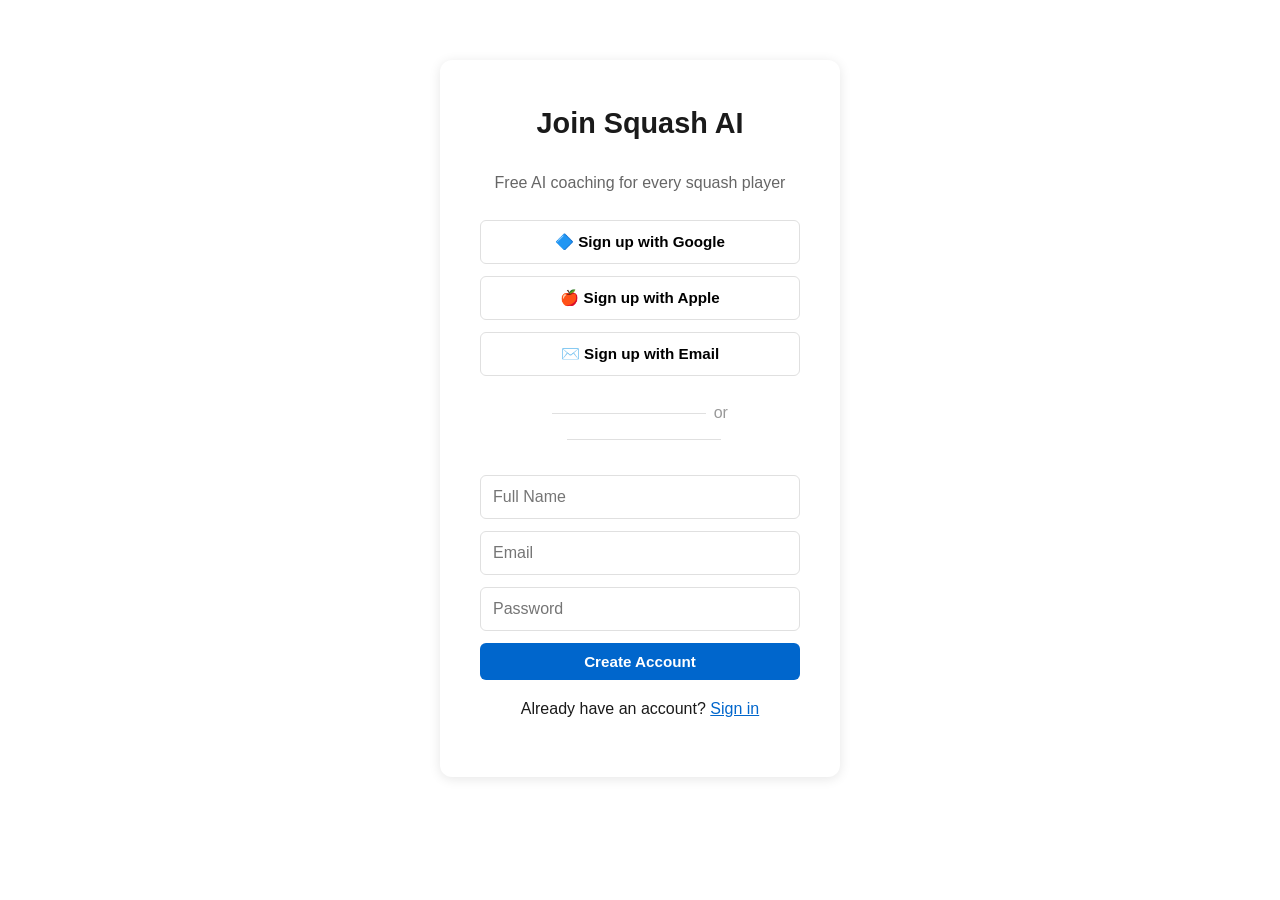
<file: signup.html>
<!DOCTYPE html>
<html lang="en">
<head>
  <meta charset="utf-8" />
  <meta name="viewport" content="width=device-width, initial-scale=1" />
  <title>Sign Up - Squash AI</title>
  <link rel="stylesheet" href="styles.css" />
</head>
<body>
  <div class="auth-container">
    <h1>Join Squash AI</h1>
    <p style="text-align: center; color: #666;">Free AI coaching for every squash player</p>

    <div class="oauth-buttons">
      <button class="oauth-btn" onclick="signupWith('google')">
        🔷 Sign up with Google
      </button>
      <button class="oauth-btn" onclick="signupWith('apple')">
        🍎 Sign up with Apple
      </button>
      <button class="oauth-btn" onclick="signupWith('email')">
        ✉️ Sign up with Email
      </button>
    </div>

    <div class="divider">or</div>

    <form class="auth-form" id="signup-form">
      <input type="text" placeholder="Full Name" id="name" required />
      <input type="email" placeholder="Email" id="email" required />
      <input type="password" placeholder="Password" id="password" required />
      <button class="btn primary" type="submit">Create Account</button>
    </form>

    <p style="text-align: center; margin-top: 16px;">
      Already have an account? <a href="login.html" style="color: var(--primary);">Sign in</a>
    </p>
  </div>

  <script src="app.js"></script>
  <script>
    document.getElementById('signup-form').addEventListener('submit', async (e) => {
      e.preventDefault();
      const user = {
        name: document.getElementById('name').value,
        email: document.getElementById('email').value,
        password: document.getElementById('password').value,
        provider: 'email'
      };
      localStorage.setItem('squash_user', JSON.stringify(user));
      window.location.href = 'profile-setup.html';
    });

    function signupWith(provider) {
      // Simulate OAuth signup
      const user = {
        name: provider === 'google' ? 'Test User' : 'Apple User',
        email: `user+${provider}@example.com`,
        provider: provider
      };
      localStorage.setItem('squash_user', JSON.stringify(user));
      window.location.href = 'profile-setup.html';
    }
  </script>
</body>
</html>
</file>
<file: styles.css>
:root {
  --primary: #0066cc;
  --secondary: #00a651;
  --dark: #1a1a1a;
  --light: #f5f5f5;
  --border: #e0e0e0;
}

* {
  box-sizing: border-box;
}

body {
  font-family: -apple-system, BlinkMacSystemFont, 'Segoe UI', Roboto, sans-serif;
  margin: 0;
  background: #fff;
  color: var(--dark);
  line-height: 1.6;
}

.container {
  max-width: 1100px;
  margin: 0 auto;
  padding: 0 20px;
}

/* Navbar */
.navbar {
  background: #fff;
  border-bottom: 1px solid var(--border);
  position: sticky;
  top: 0;
  z-index: 100;
}

.navbar .container {
  display: flex;
  justify-content: space-between;
  align-items: center;
  padding: 16px 20px;
}

.brand {
  font-size: 1.5rem;
  font-weight: 700;
  color: var(--primary);
}

nav {
  display: flex;
  gap: 24px;
  align-items: center;
}

nav a {
  text-decoration: none;
  color: var(--dark);
  font-size: 0.95rem;
}

nav a:hover {
  color: var(--primary);
}

/* Buttons */
.btn {
  padding: 10px 16px;
  border: none;
  border-radius: 6px;
  cursor: pointer;
  font-weight: 600;
  text-decoration: none;
  display: inline-block;
  transition: all 0.2s;
  font-size: 0.95rem;
}

.btn.primary {
  background: var(--primary);
  color: white;
}

.btn.primary:hover {
  background: #0052a3;
  transform: translateY(-1px);
}

.btn.large {
  padding: 14px 32px;
  font-size: 1.1rem;
}

.btn.secondary {
  background: var(--secondary);
  color: white;
}

/* Hero */
.hero {
  padding: 80px 0;
  background: linear-gradient(135deg, #e6f2ff 0%, #fff 100%);
  text-align: center;
}

.hero h1 {
  font-size: 2.5rem;
  margin: 0 0 16px;
}

.hero p {
  font-size: 1.2rem;
  color: #666;
  margin: 0 0 24px;
}

/* Features */
.features {
  padding: 60px 0;
  background: #fff;
}

.features h2,
.pricing h2 {
  text-align: center;
  font-size: 2rem;
  margin: 0 0 48px;
}

.feature-grid {
  display: grid;
  grid-template-columns: repeat(auto-fit, minmax(300px, 1fr));
  gap: 24px;
}

.feature-card {
  padding: 24px;
  border-radius: 8px;
  background: var(--light);
  text-align: center;
}

.feature-card .icon {
  font-size: 2.5rem;
  margin: 0 0 12px;
}

.feature-card h3 {
  margin: 12px 0 8px;
}

.feature-card p {
  color: #666;
  margin: 0;
}

/* Pricing */
.pricing {
  padding: 60px 0;
  background: var(--light);
}

.price-card {
  max-width: 500px;
  margin: 0 auto;
  background: white;
  padding: 40px;
  border-radius: 12px;
  border: 2px solid var(--primary);
  text-align: center;
}

.price-card h3 {
  font-size: 1.5rem;
  margin: 0 0 12px;
}

.price-card .price {
  font-size: 3rem;
  font-weight: 700;
  color: var(--primary);
  margin: 0 0 24px;
}

.price-card ul {
  list-style: none;
  padding: 0;
  margin: 0;
  text-align: left;
}

.price-card li {
  padding: 8px 0;
  border-bottom: 1px solid var(--border);
}

.price-card li:last-child {
  border-bottom: none;
}

/* Footer */
.footer {
  background: var(--dark);
  color: white;
  padding: 24px 0;
  text-align: center;
}

/* Auth pages */
.auth-container {
  max-width: 400px;
  margin: 60px auto;
  padding: 40px;
  background: white;
  border-radius: 12px;
  box-shadow: 0 2px 12px rgba(0, 0, 0, 0.1);
}

.auth-container h1 {
  text-align: center;
  margin: 0 0 24px;
  font-size: 1.8rem;
}

.auth-form {
  display: flex;
  flex-direction: column;
  gap: 12px;
}

.auth-form input {
  padding: 12px;
  border: 1px solid var(--border);
  border-radius: 6px;
  font-size: 1rem;
}

.auth-form input:focus {
  outline: none;
  border-color: var(--primary);
  box-shadow: 0 0 0 3px rgba(0, 102, 204, 0.1);
}

.oauth-buttons {
  display: flex;
  flex-direction: column;
  gap: 12px;
  margin: 24px 0;
}

.oauth-btn {
  padding: 12px;
  border: 1px solid var(--border);
  border-radius: 6px;
  background: white;
  cursor: pointer;
  font-weight: 600;
  transition: all 0.2s;
  font-size: 0.95rem;
}

.oauth-btn:hover {
  background: var(--light);
  border-color: var(--primary);
}

.divider {
  text-align: center;
  margin: 24px 0;
  color: #999;
}

.divider::before,
.divider::after {
  content: '';
  display: inline-block;
  width: 48%;
  height: 1px;
  background: var(--border);
  vertical-align: middle;
}

.divider::before {
  margin-right: 8px;
}

.divider::after {
  margin-left: 8px;
}

/* Profile setup */
.profile-setup {
  max-width: 600px;
  margin: 40px auto;
  padding: 40px;
}

.profile-setup h1 {
  text-align: center;
  margin: 0 0 32px;
}

.form-group {
  margin-bottom: 24px;
}

.form-group label {
  display: block;
  margin-bottom: 8px;
  font-weight: 600;
}

.form-group input,
.form-group select {
  width: 100%;
  padding: 12px;
  border: 1px solid var(--border);
  border-radius: 6px;
  font-size: 1rem;
}

.radio-group {
  display: grid;
  gap: 12px;
}

.radio-item {
  display: flex;
  align-items: center;
  padding: 12px;
  border: 2px solid var(--border);
  border-radius: 6px;
  cursor: pointer;
  transition: all 0.2s;
}

.radio-item:hover {
  border-color: var(--primary);
  background: #f0f7ff;
}

.radio-item input[type='radio'] {
  margin-right: 12px;
  cursor: pointer;
}

.radio-item.selected {
  border-color: var(--primary);
  background: #e6f2ff;
}

/* Dashboard */
.dashboard {
  padding: 20px;
}

.dashboard-header {
  display: flex;
  justify-content: space-between;
  align-items: center;
  margin-bottom: 32px;
}

.dashboard-header h1 {
  margin: 0;
}

.user-info {
  text-align: right;
  color: #666;
}

.welcome-section {
  background: linear-gradient(135deg, var(--primary) 0%, #0052a3 100%);
  color: white;
  padding: 32px;
  border-radius: 12px;
  margin-bottom: 32px;
}

.welcome-section h2 {
  margin: 0 0 8px;
  font-size: 1.8rem;
}

.welcome-section .level-badge {
  display: inline-block;
  background: rgba(255, 255, 255, 0.3);
  padding: 4px 12px;
  border-radius: 20px;
  font-size: 0.9rem;
  margin-top: 8px;
}

.recommendations {
  display: grid;
  grid-template-columns: repeat(auto-fit, minmax(350px, 1fr));
  gap: 24px;
  margin-bottom: 32px;
}

.card {
  background: white;
  border: 1px solid var(--border);
  border-radius: 12px;
  padding: 24px;
  box-shadow: 0 2px 8px rgba(0, 0, 0, 0.06);
}

.card h3 {
  margin: 0 0 12px;
  color: var(--primary);
}

.card-subtitle {
  color: #666;
  font-size: 0.9rem;
  margin-bottom: 12px;
}

.drill-list {
  list-style: none;
  padding: 0;
  margin: 0;
}

.drill-item {
  padding: 12px 0;
  border-bottom: 1px solid var(--border);
  font-size: 0.95rem;
}

.drill-item:last-child {
  border-bottom: none;
}

.tip-badge {
  display: inline-block;
  background: #fff3cd;
  color: #856404;
  padding: 8px 12px;
  border-radius: 6px;
  font-size: 0.85rem;
  margin-bottom: 8px;
}

.progress-bar {
  width: 100%;
  height: 8px;
  background: var(--light);
  border-radius: 4px;
  overflow: hidden;
  margin-top: 12px;
}

.progress-fill {
  height: 100%;
  background: var(--secondary);
  transition: width 0.3s;
}

/* Responsive */
@media (max-width: 768px) {
  .hero h1 {
    font-size: 1.8rem;
  }

  nav {
    gap: 12px;
    flex-direction: column;
/* Stats Grid */
.stats-grid {
  display: grid;
  grid-template-columns: repeat(auto-fit, minmax(200px, 1fr));
  gap: 16px;
  margin: 32px 0;
}

.stat-card {
  background: linear-gradient(135deg, var(--primary) 0%, #0052a3 100%);
  color: white;
  padding: 24px;
  border-radius: 12px;
  text-align: center;
  box-shadow: 0 2px 8px rgba(0, 102, 204, 0.15);
}

.stat-number {
  font-size: 2.5rem;
  font-weight: 700;
  margin: 0;
}

.stat-label {
  font-size: 0.9rem;
  opacity: 0.9;
  margin-top: 8px;
}

/* Form Styles */
.form-group select {
  width: 100%;
  padding: 12px;
  border: 1px solid var(--border);
  border-radius: 6px;
  font-size: 1rem;
}

.form-group select:focus {
  outline: none;
  border-color: var(--primary);
  box-shadow: 0 0 0 3px rgba(0, 102, 204, 0.1);
}

  }

  .dashboard-header {
    flex-direction: column;
    align-items: flex-start;
  }

  .user-info {
    text-align: left;
    margin-top: 12px;
  }

  .recommendations {
    grid-template-columns: 1fr;
  }

  .stats-grid {
    grid-template-columns: repeat(2, 1fr);
  }
}
</file>
